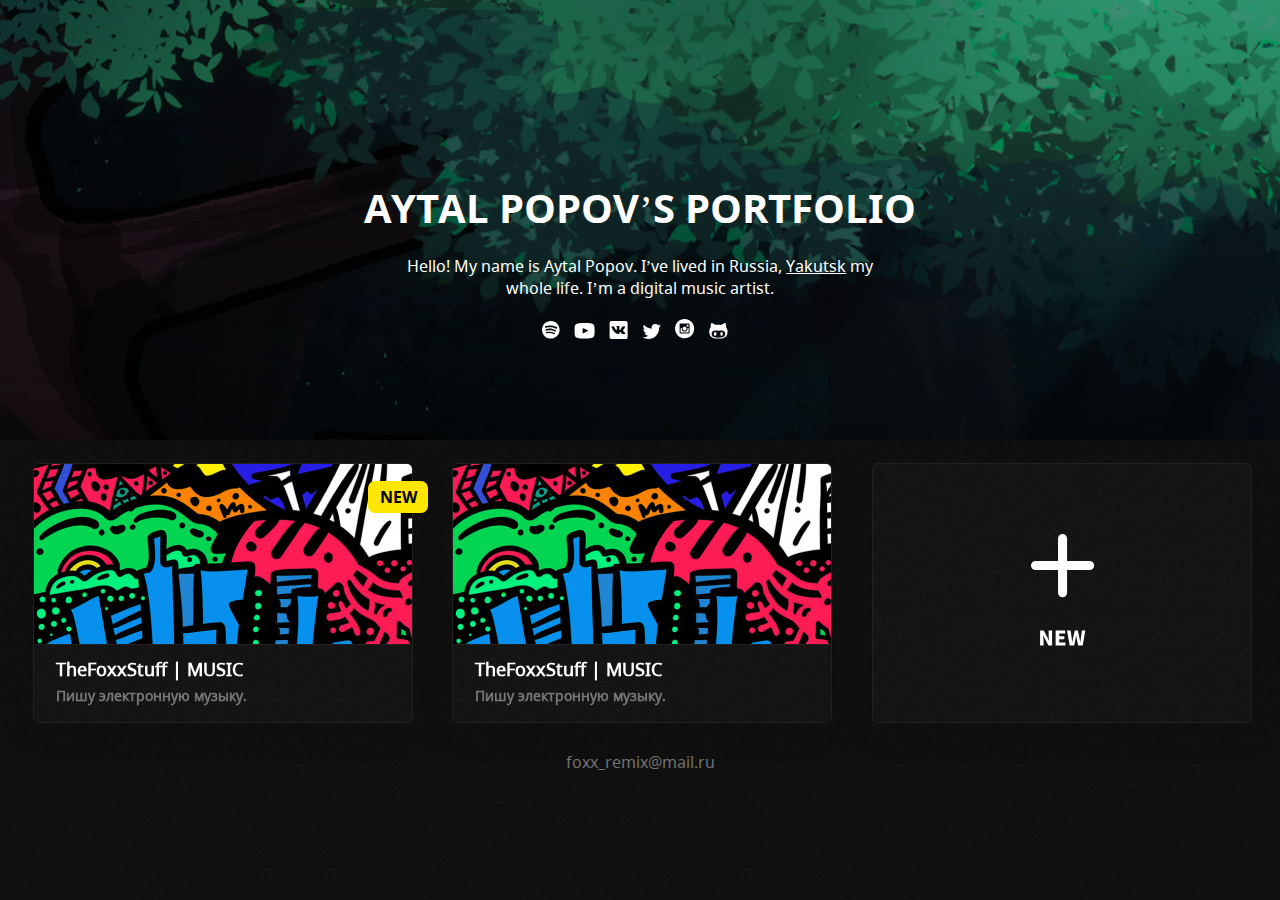
<file: index.html>
<!DOCTYPE html>
<html lang="en">

<head>
    <meta charset="UTF-8">
    <meta http-equiv="X-UA-Compatible" content="IE=edge">
    <meta name="viewport" content="width=device-width, initial-scale=1.0">
    <title>Aytal Popov’s Portfolio</title>
    <link rel="stylesheet" type="text/css" href="/styles/main.css">
    <link rel="stylesheet" type="text/css" href="/styles/article.css">
</head>

<body>
    <header>
        <div class="header-center">
            <div class="header-main-text">
                AYTAL POPOV’S PORTFOLIO
            </div>
            <div class="header-main-description">
                <p>Hello! My name is Aytal Popov. I’ve lived in Russia, <a href="#">Yakutsk</a> my </p>
                <p>whole life. I’m a digital music artist.</p>
            </div>
            <div class="header-main-soc">
                <a href="#">
                    <img src="/images/soc/Vector-5.svg">
                </a>
                <a href="#">
                    <img src="/images/soc/Vector-1.svg">
                </a>
                <a href="#">
                    <img src="/images/soc/Vector-4.svg">
                </a>
                <a href="#">
                    <img src="/images/soc/Vector-2.svg">
                </a>
                <a href="#">
                    <img src="/images/soc/Vector-3.svg">
                </a>
                <a href="#">
                    <img src="/images/soc/Vector.svg">
                </a>
            </div>
        </div>
    </header>
    <div class="continer-20px">
    </div>

    <div class="continer">

        <table>
            <tr>
                <th>
                    <div class="new">NEW</div>
                    <div class="article">
                        <div class="article-image">
                            <img src="/images/new1.png">
                        </div>
                        <div class="article-info">
                            <a href="#">
                                <div class="article-info-name">
                                    TheFoxxStuff | MUSIC
                                </div>
                            </a>
                            <div class="article-info-description">
                                Пишу электронную музыку.
                            </div>
                        </div>
                    </div>

                </th>
                <th>
                    <div class="article">
                        <div class="article-image">
                            <img src="/images/new1.png">
                        </div>
                        <div class="article-info">
                            <a href="#">
                                <div class="article-info-name">
                                    TheFoxxStuff | MUSIC
                                </div>
                            </a>
                            <div class="article-info-description">
                                Пишу электронную музыку.
                            </div>
                        </div>
                    </div>
                </th>
                <th>
                    <a href="#">
                        <div class="article-new">
                            <img src="/images/add_new.svg">
                        </div>
                    </a>
                </th>
            </tr>
        </table>
    </div>

    <footer>
        foxx_remix@mail.ru
    </footer>
</body>

</html>
</file>
<file: styles/main.css>
@font-face {
    font-family: 'notosans';
    src: url("/fonts/notosans.ttf") format("truetype");
    font-style: normal;
    font-weight: normal;
}

@font-face {
    font-family: 'notosansbold';
    src: url("/fonts/notosansbold.ttf") format("truetype");
}

body {
    margin: auto;
    background-image: url('/images/121212.png');
    color: #FFFFFF;
    font-family: notosans;
}

a {
    text-decoration: none;
}

header {
    overflow: hidden;
    height: 440px;
    width: 100%;
    background: url(/images/header.jpg);
}

.header-center {
    text-align: center;
}

.header-main-text {
    margin-top: 180px;
    font-size: 40px;
    font-family: notosansbold;
}

.header-main-description {
    margin-top: 20px;
}

.header-main-description p {
    margin: 0;
}

.header-main-description a {
    text-decoration: underline #FFFFFF;
    color: #FFFFFF;
}

.header-main-soc {
    margin-top: 20px;
}

.header-main-soc img {
    margin-right: 10px;
    transition: 0.2s;
    transform: scale(1, 1);
    opacity: 100%;
}

.header-main-soc img:hover {
    transition: 0.2s;
    transform: scale(1.05, 1.05);
    opacity: 80%;
}

.continer {
    margin: auto;
    width: 1260px;
}

.continer-20px {
    margin: auto;
    height: 20px;
    width: 100%;
}

table {
    width: 100%;
}

th {
    text-align: left;
}

footer {
    text-align: center;
    width: 100%;
    color: #727272;
    padding-bottom: 20px;
}
</file>
<file: styles/article.css>
.article {
    display: inline-block;
    position: relative;
    margin-bottom: 20px;
    margin-left: 20px;
    overflow: hidden;
    width: 380px;
    height: 260px;
    border: 1px solid #222222;
    box-sizing: border-box;
    filter: drop-shadow(0px 8px 16px rgba(0, 0, 0, 0.14));
    border-radius: 6px;
    transition: 0.2s;
}

.article:hover {
    transition: 0.2s;
    border: 1px solid #333333;
}

.article-image {
    height: 180px;
    width: 100%;
    overflow: hidden;
}

.article-info {
    width: 100%;
    overflow: hidden;
    height: 80px;
    background-image: url('/images/171717.png');
    border: solid #222222;
    border-width: 1px 0px 0px 0px;
}

.article-info-name {
    font-size: 18px;
    color: #ffffff;
    margin-left: 22px;
    margin-top: 12px;
}

.article-info-description {
    font-size: 14px;
    color: #777777;
    margin-left: 22px;
    margin-top: 5px;
}

.new {
    position: absolute;
    z-index: 1;
    width: 60px;
    height: 32px;
    background: #FFE600;
    border-radius: 7px;
    margin-top: 18px;
    margin-left: 355px;
    color: black;
    text-align: center;
    line-height: 32px;
    font-family: notosansbold;
}

.article-new {
    display: inline-block;
    position: relative;
    margin-bottom: 20px;
    margin-left: 20px;
    overflow: hidden;
    width: 380px;
    height: 260px;
    border: 1px solid #222222;
    background-image: url('/images/171717.png');
    box-sizing: border-box;
    filter: drop-shadow(0px 8px 16px rgba(0, 0, 0, 0.14));
    border-radius: 6px;
    transition: 0.2s;
}

.article-new:hover {
    transition: 0.2s;
    border: 1px solid #333333;
}

.article-new:hover img {
    transition: 0.2s;
    transform: scale(1.05, 1.05);
}

.article-new img {
    width: 100%;
    height: 92%;
    transition: 0.2s;
    transform: scale(1, 1);
}
</file>
<file: static/styles/main.css>
@font-face {
    font-family: 'notosans';
    src: url("../fonts/notosans.ttf") format("truetype");
    font-style: normal;
    font-weight: normal;
}

@font-face {
    font-family: 'notosansbold';
    src: url("../fonts/notosansbold.ttf") format("truetype");
}

body {
    margin: auto;
    background-image: url('../images/121212.png');
    color: #FFFFFF;
    font-family: notosans;
}

a {
    text-decoration: none;
}

header {
    overflow: hidden;
    height: 440px;
    width: 100%;
    background: url(../images/header.jpg);
}

.header-center {
    text-align: center;
}

.header-main-text {
    margin-top: 180px;
    font-size: 40px;
    font-family: notosansbold;
}

.header-main-description {
    margin-top: 20px;
}

.header-main-description p {
    margin: 0;
}

.header-main-description a {
    text-decoration: underline #FFFFFF;
    color: #FFFFFF;
}

.header-main-soc {
    margin-top: 20px;
}

.header-main-soc img {
    margin-right: 10px;
    transition: 0.2s;
    transform: scale(1, 1);
    opacity: 100%;
}

.header-main-soc img:hover {
    transition: 0.2s;
    transform: scale(1.05, 1.05);
    opacity: 80%;
}

.continer {
    margin: auto;
    width: 1260px;
}

.continer-20px {
    margin: auto;
    height: 20px;
    width: 100%;
}

table {
    width: 100%;
}

th {
    text-align: left;
}

footer {
    text-align: center;
    width: 100%;
    color: #727272;
    padding-bottom: 20px;
}
</file>
<file: static/styles/article.css>
.article {
    display: inline-block;
    position: relative;
    margin-bottom: 20px;
    margin-left: 20px;
    overflow: hidden;
    width: 380px;
    height: 260px;
    border: 1px solid #222222;
    box-sizing: border-box;
    filter: drop-shadow(0px 8px 16px rgba(0, 0, 0, 0.14));
    border-radius: 6px;
    transition: 0.2s;
}

.article:hover {
    transition: 0.2s;
    border: 1px solid #333333;
}

.article-image {
    height: 180px;
    width: 100%;
    overflow: hidden;
}

.article-info {
    width: 100%;
    overflow: hidden;
    height: 80px;
    background-image: url('../images/171717.png');
    border: solid #222222;
    border-width: 1px 0px 0px 0px;
}

.article-info-name {
    font-size: 18px;
    color: #ffffff;
    margin-left: 22px;
    margin-top: 12px;
}

.article-info-description {
    font-size: 14px;
    color: #777777;
    margin-left: 22px;
    margin-top: 5px;
}

.new {
    position: absolute;
    z-index: 1;
    width: 60px;
    height: 32px;
    background: #FFE600;
    border-radius: 7px;
    margin-top: 18px;
    margin-left: 355px;
    color: black;
    text-align: center;
    line-height: 32px;
    font-family: notosansbold;
}

.article-new {
    display: inline-block;
    position: relative;
    margin-bottom: 20px;
    margin-left: 20px;
    overflow: hidden;
    width: 380px;
    height: 260px;
    border: 1px solid #222222;
    background-image: url('../images/171717.png');
    box-sizing: border-box;
    filter: drop-shadow(0px 8px 16px rgba(0, 0, 0, 0.14));
    border-radius: 6px;
    transition: 0.2s;
}

.article-new:hover {
    transition: 0.2s;
    border: 1px solid #333333;
}

.article-new:hover img {
    transition: 0.2s;
    transform: scale(1.05, 1.05);
}

.article-new img {
    width: 100%;
    height: 92%;
    transition: 0.2s;
    transform: scale(1, 1);
}
</file>
